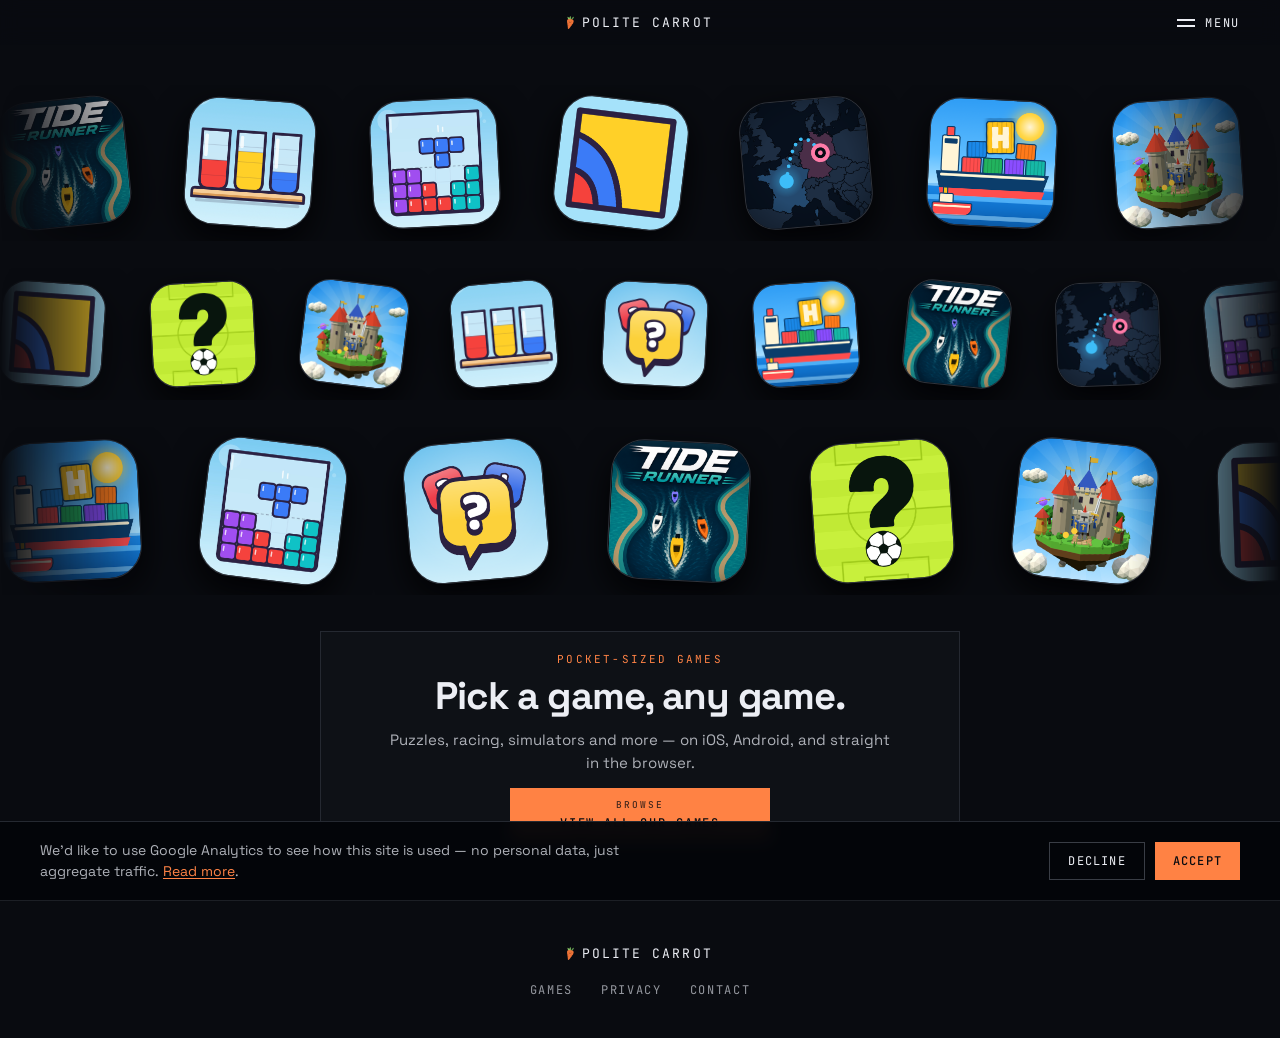
<file: index.html>
<!DOCTYPE html>
<html lang="en">
<head>
<meta charset="utf-8" />
<meta name="viewport" content="width=device-width, initial-scale=1" />
<title>Polite Carrot</title>
<meta name="description" content="Pocket-sized puzzle, racing, and simulation games — iOS, Android, and straight in the browser." />
<link rel="icon" type="image/png" sizes="32x32" href="assets/favicon-32.png" />
<link rel="icon" type="image/png" sizes="512x512" href="assets/favicon.png" />
<link rel="apple-touch-icon" href="assets/apple-touch-icon.png" />
<link rel="preconnect" href="https://fonts.googleapis.com" />
<link rel="preconnect" href="https://fonts.gstatic.com" crossorigin />
<link href="https://fonts.googleapis.com/css2?family=Space+Grotesk:wght@400;500;700&family=JetBrains+Mono:wght@400;500&display=swap" rel="stylesheet" />
<link rel="stylesheet" href="styles.css?v=29" />
<script src="analytics.js?v=2"></script>
</head>
<body>

<header class="site-header">
  <a href="/" class="logo">
    <img src="/assets/carrot-logo.png" alt="" class="logo-mark" />
    Polite Carrot
  </a>
  <button type="button" class="menu-toggle" aria-expanded="false" aria-controls="site-menu">
    <span class="menu-toggle-bars" aria-hidden="true"></span>
    <span class="menu-toggle-label">Menu</span>
  </button>
</header>

<div class="menu" id="site-menu" hidden>
  <div class="menu-backdrop" data-menu-close></div>
  <nav class="menu-panel" aria-label="Site menu">
    <button type="button" class="menu-close" data-menu-close aria-label="Close menu">Close</button>
    <a href="/games/" class="menu-heading">Games</a>
    <ul class="menu-categories">
      <li><a href="/games/?category=puzzle">Puzzle</a></li>
      <li><a href="/games/?category=racing">Racing</a></li>
      <li><a href="/games/?category=simulation">Simulation</a></li>
      <li><a href="/games/?category=strategy">Strategy</a></li>
      <li><a href="/games/?category=sports">Sports</a></li>
    </ul>
    <ul class="menu-links">
      <li><a href="/privacy/">Privacy policy</a></li>
      <li><a href="/contact/">Contact</a></li>
    </ul>
  </nav>
</div>

<main class="wall-stage">
  <div class="icon-flow" aria-hidden="true">
    <div class="flow-lane" style="--dur: 70s; --size: 128px">
      <div class="flow-track">
        <div class="flow-icon" style="--r: -6deg; --d: -0.0s"><img src="assets/tide-runner-icon.png" alt="" /></div>
        <div class="flow-icon" style="--r: 4deg; --d: -0.9s"><img src="assets/colour-jars-icon.png" alt="" /></div>
        <div class="flow-icon" style="--r: -3deg; --d: -1.8s"><img src="assets/color-block-fall-icon.png" alt="" /></div>
        <div class="flow-icon" style="--r: 7deg; --d: -2.7s"><img src="assets/color-flood-icon.png" alt="" /></div>
        <div class="flow-icon" style="--r: -5deg; --d: -3.6s"><img src="assets/border-hopper-icon.png" alt="" /></div>
        <div class="flow-icon" style="--r: 3deg; --d: -4.5s"><img src="assets/harbour-tycoon-icon.png?v=2" alt="" /></div>
        <div class="flow-icon" style="--r: -4deg; --d: -5.4s"><img src="assets/tiny-kingdom-defender-icon.png?v=2" alt="" /></div>
        <div class="flow-icon" style="--r: 6deg; --d: -6.3s"><img src="assets/endless-quiz-icon.png" alt="" /></div>
        <div class="flow-icon" style="--r: -2deg; --d: -7.2s"><img src="assets/football-all-in-one-icon.png" alt="" /></div>
        <div class="flow-icon" style="--r: -6deg; --d: -0.0s"><img src="assets/tide-runner-icon.png" alt="" /></div>
        <div class="flow-icon" style="--r: 4deg; --d: -0.9s"><img src="assets/colour-jars-icon.png" alt="" /></div>
        <div class="flow-icon" style="--r: -3deg; --d: -1.8s"><img src="assets/color-block-fall-icon.png" alt="" /></div>
        <div class="flow-icon" style="--r: 7deg; --d: -2.7s"><img src="assets/color-flood-icon.png" alt="" /></div>
        <div class="flow-icon" style="--r: -5deg; --d: -3.6s"><img src="assets/border-hopper-icon.png" alt="" /></div>
        <div class="flow-icon" style="--r: 3deg; --d: -4.5s"><img src="assets/harbour-tycoon-icon.png?v=2" alt="" /></div>
        <div class="flow-icon" style="--r: -4deg; --d: -5.4s"><img src="assets/tiny-kingdom-defender-icon.png?v=2" alt="" /></div>
        <div class="flow-icon" style="--r: 6deg; --d: -6.3s"><img src="assets/endless-quiz-icon.png" alt="" /></div>
        <div class="flow-icon" style="--r: -2deg; --d: -7.2s"><img src="assets/football-all-in-one-icon.png" alt="" /></div>
        <div class="flow-icon" style="--r: -6deg; --d: -0.0s"><img src="assets/tide-runner-icon.png" alt="" /></div>
        <div class="flow-icon" style="--r: 4deg; --d: -0.9s"><img src="assets/colour-jars-icon.png" alt="" /></div>
        <div class="flow-icon" style="--r: -3deg; --d: -1.8s"><img src="assets/color-block-fall-icon.png" alt="" /></div>
        <div class="flow-icon" style="--r: 7deg; --d: -2.7s"><img src="assets/color-flood-icon.png" alt="" /></div>
        <div class="flow-icon" style="--r: -5deg; --d: -3.6s"><img src="assets/border-hopper-icon.png" alt="" /></div>
        <div class="flow-icon" style="--r: 3deg; --d: -4.5s"><img src="assets/harbour-tycoon-icon.png?v=2" alt="" /></div>
        <div class="flow-icon" style="--r: -4deg; --d: -5.4s"><img src="assets/tiny-kingdom-defender-icon.png?v=2" alt="" /></div>
        <div class="flow-icon" style="--r: 6deg; --d: -6.3s"><img src="assets/endless-quiz-icon.png" alt="" /></div>
        <div class="flow-icon" style="--r: -2deg; --d: -7.2s"><img src="assets/football-all-in-one-icon.png" alt="" /></div>
        <div class="flow-icon" style="--r: -6deg; --d: -0.0s"><img src="assets/tide-runner-icon.png" alt="" /></div>
        <div class="flow-icon" style="--r: 4deg; --d: -0.9s"><img src="assets/colour-jars-icon.png" alt="" /></div>
        <div class="flow-icon" style="--r: -3deg; --d: -1.8s"><img src="assets/color-block-fall-icon.png" alt="" /></div>
        <div class="flow-icon" style="--r: 7deg; --d: -2.7s"><img src="assets/color-flood-icon.png" alt="" /></div>
        <div class="flow-icon" style="--r: -5deg; --d: -3.6s"><img src="assets/border-hopper-icon.png" alt="" /></div>
        <div class="flow-icon" style="--r: 3deg; --d: -4.5s"><img src="assets/harbour-tycoon-icon.png?v=2" alt="" /></div>
        <div class="flow-icon" style="--r: -4deg; --d: -5.4s"><img src="assets/tiny-kingdom-defender-icon.png?v=2" alt="" /></div>
        <div class="flow-icon" style="--r: 6deg; --d: -6.3s"><img src="assets/endless-quiz-icon.png" alt="" /></div>
        <div class="flow-icon" style="--r: -2deg; --d: -7.2s"><img src="assets/football-all-in-one-icon.png" alt="" /></div>
      </div>
    </div>
    <div class="flow-lane lane-reverse" style="--dur: 85s; --size: 104px">
      <div class="flow-track">
        <div class="flow-icon" style="--r: 4deg; --d: -0.4s"><img src="assets/color-flood-icon.png" alt="" /></div>
        <div class="flow-icon" style="--r: -3deg; --d: -1.3s"><img src="assets/football-all-in-one-icon.png" alt="" /></div>
        <div class="flow-icon" style="--r: 7deg; --d: -2.2s"><img src="assets/tiny-kingdom-defender-icon.png?v=2" alt="" /></div>
        <div class="flow-icon" style="--r: -5deg; --d: -3.1s"><img src="assets/colour-jars-icon.png" alt="" /></div>
        <div class="flow-icon" style="--r: 3deg; --d: -4.0s"><img src="assets/endless-quiz-icon.png" alt="" /></div>
        <div class="flow-icon" style="--r: -4deg; --d: -4.9s"><img src="assets/harbour-tycoon-icon.png?v=2" alt="" /></div>
        <div class="flow-icon" style="--r: 6deg; --d: -5.8s"><img src="assets/tide-runner-icon.png" alt="" /></div>
        <div class="flow-icon" style="--r: -2deg; --d: -6.7s"><img src="assets/border-hopper-icon.png" alt="" /></div>
        <div class="flow-icon" style="--r: -6deg; --d: -7.6s"><img src="assets/color-block-fall-icon.png" alt="" /></div>
        <div class="flow-icon" style="--r: 4deg; --d: -0.4s"><img src="assets/color-flood-icon.png" alt="" /></div>
        <div class="flow-icon" style="--r: -3deg; --d: -1.3s"><img src="assets/football-all-in-one-icon.png" alt="" /></div>
        <div class="flow-icon" style="--r: 7deg; --d: -2.2s"><img src="assets/tiny-kingdom-defender-icon.png?v=2" alt="" /></div>
        <div class="flow-icon" style="--r: -5deg; --d: -3.1s"><img src="assets/colour-jars-icon.png" alt="" /></div>
        <div class="flow-icon" style="--r: 3deg; --d: -4.0s"><img src="assets/endless-quiz-icon.png" alt="" /></div>
        <div class="flow-icon" style="--r: -4deg; --d: -4.9s"><img src="assets/harbour-tycoon-icon.png?v=2" alt="" /></div>
        <div class="flow-icon" style="--r: 6deg; --d: -5.8s"><img src="assets/tide-runner-icon.png" alt="" /></div>
        <div class="flow-icon" style="--r: -2deg; --d: -6.7s"><img src="assets/border-hopper-icon.png" alt="" /></div>
        <div class="flow-icon" style="--r: -6deg; --d: -7.6s"><img src="assets/color-block-fall-icon.png" alt="" /></div>
        <div class="flow-icon" style="--r: 4deg; --d: -0.4s"><img src="assets/color-flood-icon.png" alt="" /></div>
        <div class="flow-icon" style="--r: -3deg; --d: -1.3s"><img src="assets/football-all-in-one-icon.png" alt="" /></div>
        <div class="flow-icon" style="--r: 7deg; --d: -2.2s"><img src="assets/tiny-kingdom-defender-icon.png?v=2" alt="" /></div>
        <div class="flow-icon" style="--r: -5deg; --d: -3.1s"><img src="assets/colour-jars-icon.png" alt="" /></div>
        <div class="flow-icon" style="--r: 3deg; --d: -4.0s"><img src="assets/endless-quiz-icon.png" alt="" /></div>
        <div class="flow-icon" style="--r: -4deg; --d: -4.9s"><img src="assets/harbour-tycoon-icon.png?v=2" alt="" /></div>
        <div class="flow-icon" style="--r: 6deg; --d: -5.8s"><img src="assets/tide-runner-icon.png" alt="" /></div>
        <div class="flow-icon" style="--r: -2deg; --d: -6.7s"><img src="assets/border-hopper-icon.png" alt="" /></div>
        <div class="flow-icon" style="--r: -6deg; --d: -7.6s"><img src="assets/color-block-fall-icon.png" alt="" /></div>
        <div class="flow-icon" style="--r: 4deg; --d: -0.4s"><img src="assets/color-flood-icon.png" alt="" /></div>
        <div class="flow-icon" style="--r: -3deg; --d: -1.3s"><img src="assets/football-all-in-one-icon.png" alt="" /></div>
        <div class="flow-icon" style="--r: 7deg; --d: -2.2s"><img src="assets/tiny-kingdom-defender-icon.png?v=2" alt="" /></div>
        <div class="flow-icon" style="--r: -5deg; --d: -3.1s"><img src="assets/colour-jars-icon.png" alt="" /></div>
        <div class="flow-icon" style="--r: 3deg; --d: -4.0s"><img src="assets/endless-quiz-icon.png" alt="" /></div>
        <div class="flow-icon" style="--r: -4deg; --d: -4.9s"><img src="assets/harbour-tycoon-icon.png?v=2" alt="" /></div>
        <div class="flow-icon" style="--r: 6deg; --d: -5.8s"><img src="assets/tide-runner-icon.png" alt="" /></div>
        <div class="flow-icon" style="--r: -2deg; --d: -6.7s"><img src="assets/border-hopper-icon.png" alt="" /></div>
        <div class="flow-icon" style="--r: -6deg; --d: -7.6s"><img src="assets/color-block-fall-icon.png" alt="" /></div>
      </div>
    </div>
    <div class="flow-lane" style="--dur: 60s; --size: 140px">
      <div class="flow-track">
        <div class="flow-icon" style="--r: -3deg; --d: -0.8s"><img src="assets/harbour-tycoon-icon.png?v=2" alt="" /></div>
        <div class="flow-icon" style="--r: 7deg; --d: -1.7s"><img src="assets/color-block-fall-icon.png" alt="" /></div>
        <div class="flow-icon" style="--r: -5deg; --d: -2.6s"><img src="assets/endless-quiz-icon.png" alt="" /></div>
        <div class="flow-icon" style="--r: 3deg; --d: -3.5s"><img src="assets/tide-runner-icon.png" alt="" /></div>
        <div class="flow-icon" style="--r: -4deg; --d: -4.4s"><img src="assets/football-all-in-one-icon.png" alt="" /></div>
        <div class="flow-icon" style="--r: 6deg; --d: -5.3s"><img src="assets/tiny-kingdom-defender-icon.png?v=2" alt="" /></div>
        <div class="flow-icon" style="--r: -2deg; --d: -6.2s"><img src="assets/color-flood-icon.png" alt="" /></div>
        <div class="flow-icon" style="--r: -6deg; --d: -7.1s"><img src="assets/colour-jars-icon.png" alt="" /></div>
        <div class="flow-icon" style="--r: 4deg; --d: -8.0s"><img src="assets/border-hopper-icon.png" alt="" /></div>
        <div class="flow-icon" style="--r: -3deg; --d: -0.8s"><img src="assets/harbour-tycoon-icon.png?v=2" alt="" /></div>
        <div class="flow-icon" style="--r: 7deg; --d: -1.7s"><img src="assets/color-block-fall-icon.png" alt="" /></div>
        <div class="flow-icon" style="--r: -5deg; --d: -2.6s"><img src="assets/endless-quiz-icon.png" alt="" /></div>
        <div class="flow-icon" style="--r: 3deg; --d: -3.5s"><img src="assets/tide-runner-icon.png" alt="" /></div>
        <div class="flow-icon" style="--r: -4deg; --d: -4.4s"><img src="assets/football-all-in-one-icon.png" alt="" /></div>
        <div class="flow-icon" style="--r: 6deg; --d: -5.3s"><img src="assets/tiny-kingdom-defender-icon.png?v=2" alt="" /></div>
        <div class="flow-icon" style="--r: -2deg; --d: -6.2s"><img src="assets/color-flood-icon.png" alt="" /></div>
        <div class="flow-icon" style="--r: -6deg; --d: -7.1s"><img src="assets/colour-jars-icon.png" alt="" /></div>
        <div class="flow-icon" style="--r: 4deg; --d: -8.0s"><img src="assets/border-hopper-icon.png" alt="" /></div>
        <div class="flow-icon" style="--r: -3deg; --d: -0.8s"><img src="assets/harbour-tycoon-icon.png?v=2" alt="" /></div>
        <div class="flow-icon" style="--r: 7deg; --d: -1.7s"><img src="assets/color-block-fall-icon.png" alt="" /></div>
        <div class="flow-icon" style="--r: -5deg; --d: -2.6s"><img src="assets/endless-quiz-icon.png" alt="" /></div>
        <div class="flow-icon" style="--r: 3deg; --d: -3.5s"><img src="assets/tide-runner-icon.png" alt="" /></div>
        <div class="flow-icon" style="--r: -4deg; --d: -4.4s"><img src="assets/football-all-in-one-icon.png" alt="" /></div>
        <div class="flow-icon" style="--r: 6deg; --d: -5.3s"><img src="assets/tiny-kingdom-defender-icon.png?v=2" alt="" /></div>
        <div class="flow-icon" style="--r: -2deg; --d: -6.2s"><img src="assets/color-flood-icon.png" alt="" /></div>
        <div class="flow-icon" style="--r: -6deg; --d: -7.1s"><img src="assets/colour-jars-icon.png" alt="" /></div>
        <div class="flow-icon" style="--r: 4deg; --d: -8.0s"><img src="assets/border-hopper-icon.png" alt="" /></div>
        <div class="flow-icon" style="--r: -3deg; --d: -0.8s"><img src="assets/harbour-tycoon-icon.png?v=2" alt="" /></div>
        <div class="flow-icon" style="--r: 7deg; --d: -1.7s"><img src="assets/color-block-fall-icon.png" alt="" /></div>
        <div class="flow-icon" style="--r: -5deg; --d: -2.6s"><img src="assets/endless-quiz-icon.png" alt="" /></div>
        <div class="flow-icon" style="--r: 3deg; --d: -3.5s"><img src="assets/tide-runner-icon.png" alt="" /></div>
        <div class="flow-icon" style="--r: -4deg; --d: -4.4s"><img src="assets/football-all-in-one-icon.png" alt="" /></div>
        <div class="flow-icon" style="--r: 6deg; --d: -5.3s"><img src="assets/tiny-kingdom-defender-icon.png?v=2" alt="" /></div>
        <div class="flow-icon" style="--r: -2deg; --d: -6.2s"><img src="assets/color-flood-icon.png" alt="" /></div>
        <div class="flow-icon" style="--r: -6deg; --d: -7.1s"><img src="assets/colour-jars-icon.png" alt="" /></div>
        <div class="flow-icon" style="--r: 4deg; --d: -8.0s"><img src="assets/border-hopper-icon.png" alt="" /></div>
      </div>
    </div>
  </div>

  <div class="wall-info">
    <div class="wall-intro">
      <p class="card-eyebrow">Pocket-sized games</p>
      <h1>Pick a game, any game.</h1>
      <p class="card-pitch">Puzzles, racing, simulators and more — on iOS, Android, and straight in the browser.</p>
      <div class="card-links">
        <a href="games/" class="store-btn store-btn-primary wall-cta"><span class="store-sub">Browse</span><span class="store-main">View all our games</span></a>
      </div>
    </div>
  </div>
</main>

<footer class="site-footer">
  <span class="logo">
    <img src="assets/carrot-logo.png" alt="" class="logo-mark" />
    Polite Carrot
  </span>
  <nav class="nav">
    <a href="games/">Games</a>
    <a href="privacy/">Privacy</a>
    <a href="contact/">Contact</a>
  </nav>
</footer>

<script src="script.js?v=18"></script>
</body>
</html>
</file>
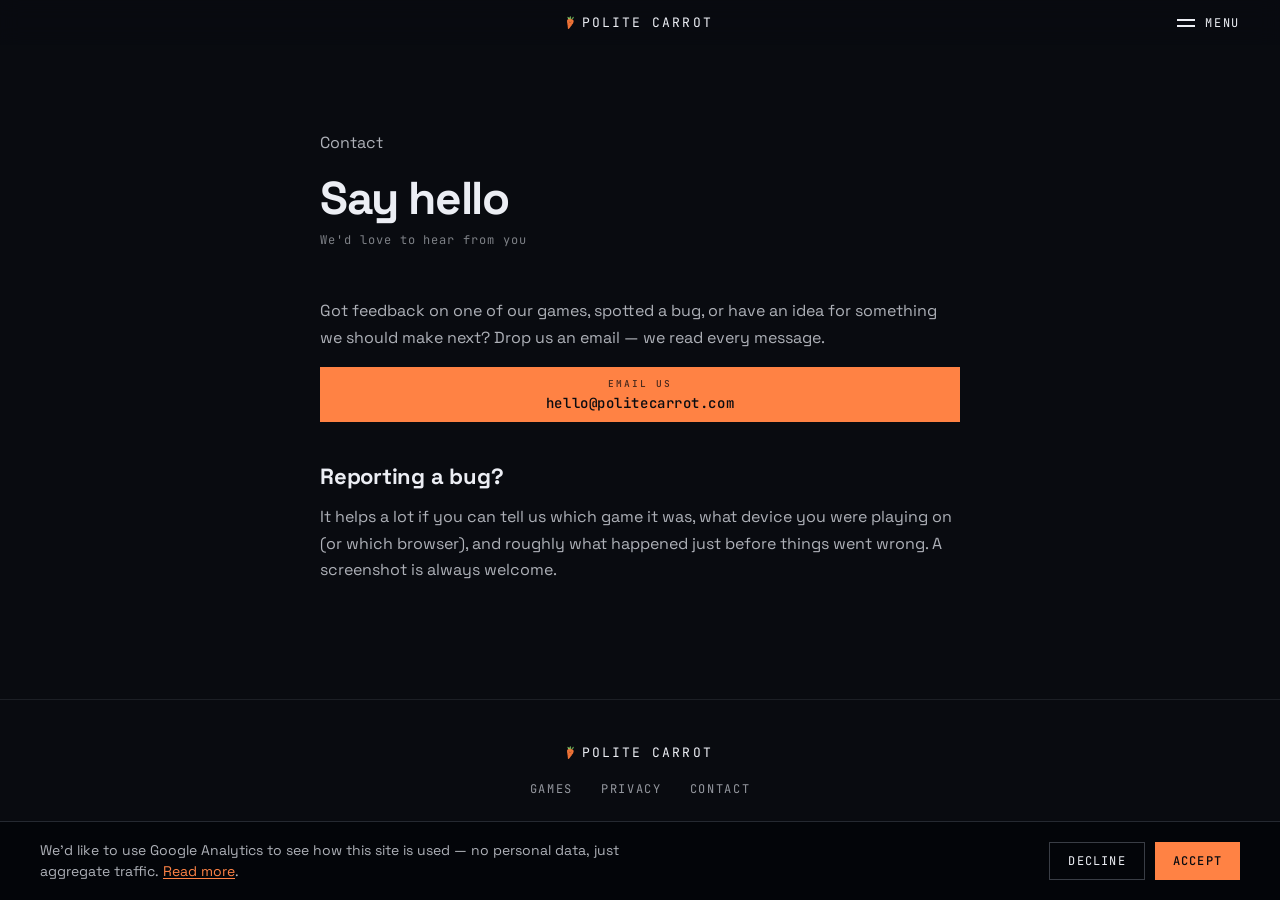
<file: contact/index.html>
<!DOCTYPE html>
<html lang="en">
<head>
<meta charset="utf-8" />
<meta name="viewport" content="width=device-width, initial-scale=1" />
<title>Contact — Polite Carrot</title>
<meta name="description" content="Get in touch with Polite Carrot — feedback, bug reports, or just to say hello." />
<link rel="icon" type="image/png" sizes="32x32" href="/assets/favicon-32.png" />
<link rel="icon" type="image/png" sizes="512x512" href="/assets/favicon.png" />
<link rel="apple-touch-icon" href="/assets/apple-touch-icon.png" />
<link rel="preconnect" href="https://fonts.googleapis.com" />
<link rel="preconnect" href="https://fonts.gstatic.com" crossorigin />
<link href="https://fonts.googleapis.com/css2?family=Space+Grotesk:wght@400;500;700&family=JetBrains+Mono:wght@400;500&display=swap" rel="stylesheet" />
<link rel="stylesheet" href="/styles.css?v=29" />
<script src="/analytics.js?v=2"></script>
</head>
<body>

<header class="site-header">
  <a href="/" class="logo">
    <img src="/assets/carrot-logo.png" alt="" class="logo-mark" />
    Polite Carrot
  </a>
  <button type="button" class="menu-toggle" aria-expanded="false" aria-controls="site-menu">
    <span class="menu-toggle-bars" aria-hidden="true"></span>
    <span class="menu-toggle-label">Menu</span>
  </button>
</header>

<div class="menu" id="site-menu" hidden>
  <div class="menu-backdrop" data-menu-close></div>
  <nav class="menu-panel" aria-label="Site menu">
    <button type="button" class="menu-close" data-menu-close aria-label="Close menu">Close</button>
    <a href="/games/" class="menu-heading">Games</a>
    <ul class="menu-categories">
      <li><a href="/games/?category=puzzle">Puzzle</a></li>
      <li><a href="/games/?category=racing">Racing</a></li>
      <li><a href="/games/?category=simulation">Simulation</a></li>
      <li><a href="/games/?category=strategy">Strategy</a></li>
      <li><a href="/games/?category=sports">Sports</a></li>
    </ul>
    <ul class="menu-links">
      <li><a href="/privacy/">Privacy policy</a></li>
      <li><a href="/contact/">Contact</a></li>
    </ul>
  </nav>
</div>

<main class="legal contact">
  <p class="eyebrow">Contact</p>
  <h1>Say hello</h1>
  <p class="legal-updated">We'd love to hear from you</p>

  <p>Got feedback on one of our games, spotted a bug, or have an idea for something we should make next? Drop us an email — we read every message.</p>

  <a class="store-btn store-btn-primary contact-email" href="mailto:hello@politecarrot.com"><span class="store-sub">Email us</span><span class="store-main">hello@politecarrot.com</span></a>

  <h2>Reporting a bug?</h2>
  <p>It helps a lot if you can tell us which game it was, what device you were playing on (or which browser), and roughly what happened just before things went wrong. A screenshot is always welcome.</p>
</main>

<footer class="site-footer">
  <span class="logo">
    <img src="/assets/carrot-logo.png" alt="" class="logo-mark" />
    Polite Carrot
  </span>
  <nav class="nav">
    <a href="/games/">Games</a>
    <a href="/privacy/">Privacy</a>
    <a href="/contact/">Contact</a>
  </nav>
</footer>

<script src="/script.js?v=18"></script>

</body>
</html>
</file>
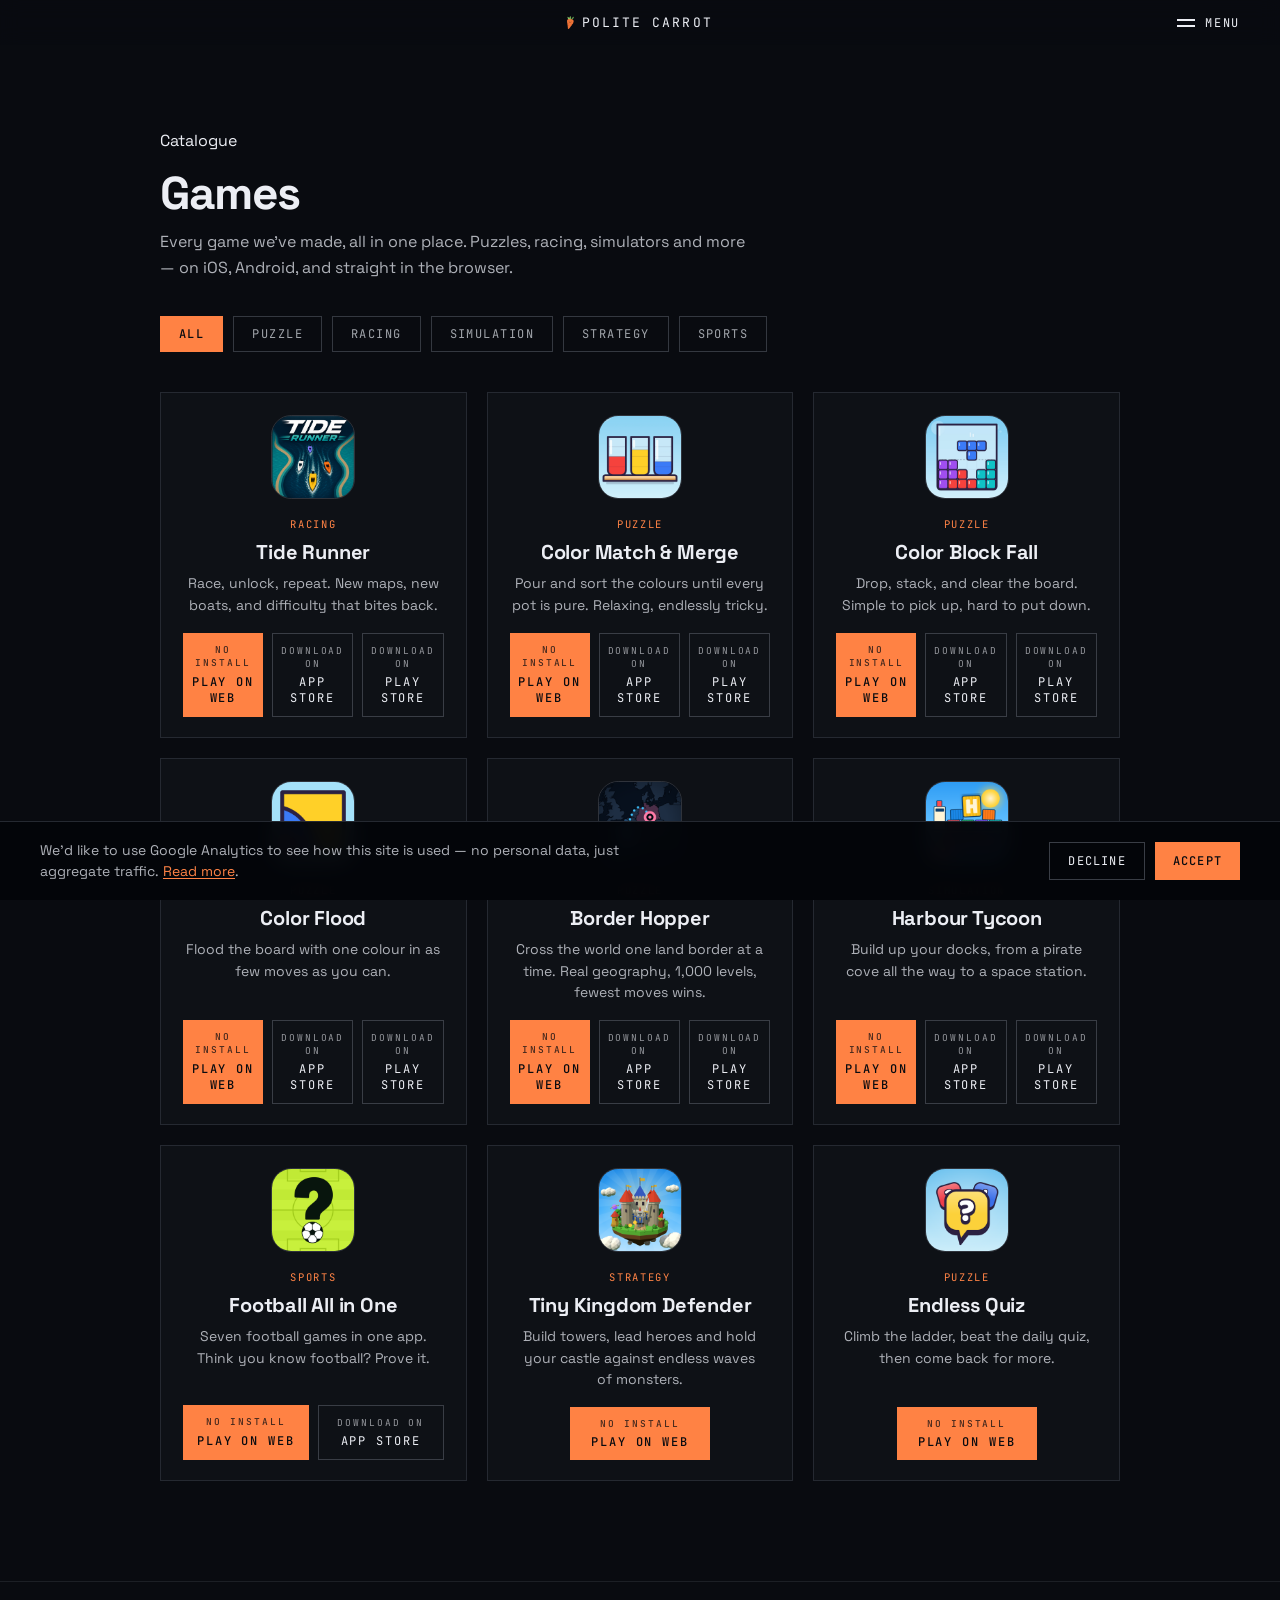
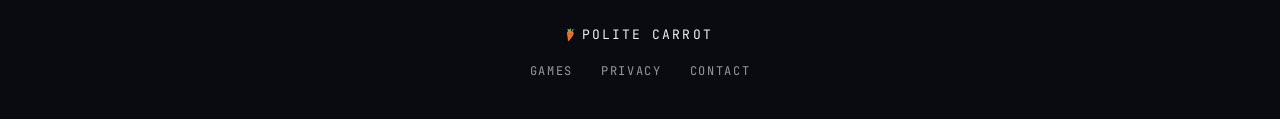
<file: games/index.html>
<!DOCTYPE html>
<html lang="en">
<head>
<meta charset="utf-8" />
<meta name="viewport" content="width=device-width, initial-scale=1" />
<title>Games — Polite Carrot</title>
<meta name="description" content="All Polite Carrot games — puzzle, racing, and simulation — for iOS, Android, and the web." />
<link rel="icon" type="image/png" sizes="32x32" href="/assets/favicon-32.png" />
<link rel="icon" type="image/png" sizes="512x512" href="/assets/favicon.png" />
<link rel="apple-touch-icon" href="/assets/apple-touch-icon.png" />
<link rel="preconnect" href="https://fonts.googleapis.com" />
<link rel="preconnect" href="https://fonts.gstatic.com" crossorigin />
<link href="https://fonts.googleapis.com/css2?family=Space+Grotesk:wght@400;500;700&family=JetBrains+Mono:wght@400;500&display=swap" rel="stylesheet" />
<link rel="stylesheet" href="/styles.css?v=29" />
<script src="/analytics.js?v=2"></script>
</head>
<body>

<header class="site-header">
  <a href="/" class="logo">
    <img src="/assets/carrot-logo.png" alt="" class="logo-mark" />
    Polite Carrot
  </a>
  <button type="button" class="menu-toggle" aria-expanded="false" aria-controls="site-menu">
    <span class="menu-toggle-bars" aria-hidden="true"></span>
    <span class="menu-toggle-label">Menu</span>
  </button>
</header>

<div class="menu" id="site-menu" hidden>
  <div class="menu-backdrop" data-menu-close></div>
  <nav class="menu-panel" aria-label="Site menu">
    <button type="button" class="menu-close" data-menu-close aria-label="Close menu">Close</button>
    <a href="/games/" class="menu-heading">Games</a>
    <ul class="menu-categories">
      <li><a href="/games/?category=puzzle">Puzzle</a></li>
      <li><a href="/games/?category=racing">Racing</a></li>
      <li><a href="/games/?category=simulation">Simulation</a></li>
      <li><a href="/games/?category=strategy">Strategy</a></li>
      <li><a href="/games/?category=sports">Sports</a></li>
    </ul>
    <ul class="menu-links">
      <li><a href="/privacy/">Privacy policy</a></li>
      <li><a href="/contact/">Contact</a></li>
    </ul>
  </nav>
</div>

<main class="games-page">
  <p class="eyebrow">Catalogue</p>
  <h1>Games</h1>
  <p class="games-page-intro">Every game we've made, all in one place. Puzzles, racing, simulators and more — on iOS, Android, and straight in the browser.</p>

  <div class="category-tabs" role="group" aria-label="Filter games by category">
    <button type="button" class="category-tab" data-category="all" aria-pressed="true">All</button>
    <button type="button" class="category-tab" data-category="puzzle" aria-pressed="false">Puzzle</button>
    <button type="button" class="category-tab" data-category="racing" aria-pressed="false">Racing</button>
    <button type="button" class="category-tab" data-category="simulation" aria-pressed="false">Simulation</button>
    <button type="button" class="category-tab" data-category="strategy" aria-pressed="false">Strategy</button>
    <button type="button" class="category-tab" data-category="sports" aria-pressed="false">Sports</button>
  </div>

  <div class="game-grid">
    <article class="game-tile" id="tide-runner" data-category="racing">
      <div class="game-tile-icon">
        <img src="/assets/tide-runner-icon.png" alt="Tide Runner app icon" />
      </div>
      <p class="game-tile-category">Racing</p>
      <h2>Tide Runner</h2>
      <p class="game-tile-pitch">Race, unlock, repeat. New maps, new boats, and difficulty that bites back.</p>
      <div class="card-links">
        <a href="https://tiderunner.politecarrot.com" target="_blank" rel="noopener" class="store-btn store-btn-primary"><span class="store-sub">No install</span><span class="store-main">Play on Web</span></a>
        <a href="https://apps.apple.com/gb/app/tide-runner/id6804190722" target="_blank" rel="noopener" class="store-btn"><span class="store-sub">Download on</span><span class="store-main">App Store</span></a>
        <a href="https://play.google.com/store/apps/details?id=com.politecarrot.tiderunner" target="_blank" rel="noopener" class="store-btn"><span class="store-sub">Download on</span><span class="store-main">Play Store</span></a>
      </div>
    </article>

    <article class="game-tile" id="color-match-merge" data-category="puzzle">
      <div class="game-tile-icon">
        <img src="/assets/colour-jars-icon.png" alt="Color Match &amp; Merge app icon" />
      </div>
      <p class="game-tile-category">Puzzle</p>
      <h2>Color Match &amp; Merge</h2>
      <p class="game-tile-pitch">Pour and sort the colours until every pot is pure. Relaxing, endlessly tricky.</p>
      <div class="card-links">
        <a href="https://colormatch.politecarrot.com" target="_blank" rel="noopener" class="store-btn store-btn-primary"><span class="store-sub">No install</span><span class="store-main">Play on Web</span></a>
        <a href="https://apps.apple.com/gb/app/color-match-merge/id6805944228" target="_blank" rel="noopener" class="store-btn"><span class="store-sub">Download on</span><span class="store-main">App Store</span></a>
        <a href="https://play.google.com/store/apps/details?id=com.politecarrot.colorjars" target="_blank" rel="noopener" class="store-btn"><span class="store-sub">Download on</span><span class="store-main">Play Store</span></a>
      </div>
    </article>

    <article class="game-tile" id="color-block-fall" data-category="puzzle">
      <div class="game-tile-icon">
        <img src="/assets/color-block-fall-icon.png" alt="Color Block Fall app icon" />
      </div>
      <p class="game-tile-category">Puzzle</p>
      <h2>Color Block Fall</h2>
      <p class="game-tile-pitch">Drop, stack, and clear the board. Simple to pick up, hard to put down.</p>
      <div class="card-links">
        <a href="https://colorblockfall.politecarrot.com" target="_blank" rel="noopener" class="store-btn store-btn-primary"><span class="store-sub">No install</span><span class="store-main">Play on Web</span></a>
        <a href="https://apps.apple.com/gb/app/color-block-fall/id6812722640" target="_blank" rel="noopener" class="store-btn"><span class="store-sub">Download on</span><span class="store-main">App Store</span></a>
        <a href="https://play.google.com/store/apps/details?id=com.politecarrot.blockpuzzle" target="_blank" rel="noopener" class="store-btn"><span class="store-sub">Download on</span><span class="store-main">Play Store</span></a>
      </div>
    </article>

    <article class="game-tile" id="color-flood" data-category="puzzle">
      <div class="game-tile-icon">
        <img src="/assets/color-flood-icon.png" alt="Color Flood app icon" />
      </div>
      <p class="game-tile-category">Puzzle</p>
      <h2>Color Flood</h2>
      <p class="game-tile-pitch">Flood the board with one colour in as few moves as you can.</p>
      <div class="card-links">
        <a href="https://colorflood.politecarrot.com" target="_blank" rel="noopener" class="store-btn store-btn-primary"><span class="store-sub">No install</span><span class="store-main">Play on Web</span></a>
        <a href="https://apps.apple.com/gb/app/color-flood-fill-the-board/id6820051967" target="_blank" rel="noopener" class="store-btn"><span class="store-sub">Download on</span><span class="store-main">App Store</span></a>
        <a href="https://play.google.com/store/apps/details?id=com.politecarrot.colorflood" target="_blank" rel="noopener" class="store-btn"><span class="store-sub">Download on</span><span class="store-main">Play Store</span></a>
      </div>
    </article>

    <article class="game-tile" id="border-hopper" data-category="puzzle">
      <div class="game-tile-icon">
        <img src="/assets/border-hopper-icon.png" alt="Border Hopper app icon" />
      </div>
      <p class="game-tile-category">Puzzle</p>
      <h2>Border Hopper</h2>
      <p class="game-tile-pitch">Cross the world one land border at a time. Real geography, 1,000 levels, fewest moves wins.</p>
      <div class="card-links">
        <a href="https://borderhopper.politecarrot.com" target="_blank" rel="noopener" class="store-btn store-btn-primary"><span class="store-sub">No install</span><span class="store-main">Play on Web</span></a>
        <a href="https://apps.apple.com/gb/app/border-hopper/id6819298304" target="_blank" rel="noopener" class="store-btn"><span class="store-sub">Download on</span><span class="store-main">App Store</span></a>
        <a href="https://play.google.com/store/apps/details?id=com.politecarrot.borderhopper" target="_blank" rel="noopener" class="store-btn"><span class="store-sub">Download on</span><span class="store-main">Play Store</span></a>
      </div>
    </article>

    <article class="game-tile" id="harbour-tycoon" data-category="simulation">
      <div class="game-tile-icon">
        <img src="/assets/harbour-tycoon-icon.png?v=2" alt="Harbour Tycoon app icon" />
      </div>
      <p class="game-tile-category">Simulation</p>
      <h2>Harbour Tycoon</h2>
      <p class="game-tile-pitch">Build up your docks, from a pirate cove all the way to a space station.</p>
      <div class="card-links">
        <a href="https://harbourtycoon.politecarrot.com" target="_blank" rel="noopener" class="store-btn store-btn-primary"><span class="store-sub">No install</span><span class="store-main">Play on Web</span></a>
        <a href="https://apps.apple.com/gb/app/harbour-tycoon/id6830715707" target="_blank" rel="noopener" class="store-btn"><span class="store-sub">Download on</span><span class="store-main">App Store</span></a>
        <a href="https://play.google.com/store/apps/details?id=com.politecarrot.harbourtycoon" target="_blank" rel="noopener" class="store-btn"><span class="store-sub">Download on</span><span class="store-main">Play Store</span></a>
      </div>
    </article>

    <article class="game-tile" id="football-all-in-one" data-category="sports">
      <div class="game-tile-icon">
        <img src="/assets/football-all-in-one-icon.png" alt="Football All in One app icon" />
      </div>
      <p class="game-tile-category">Sports</p>
      <h2>Football All in One</h2>
      <p class="game-tile-pitch">Seven football games in one app. Think you know football? Prove it.</p>
      <div class="card-links">
        <a href="https://football-all-in-one.politecarrot.com" target="_blank" rel="noopener" class="store-btn store-btn-primary"><span class="store-sub">No install</span><span class="store-main">Play on Web</span></a>
        <a href="https://apps.apple.com/gb/app/football-all-in-one/id6835952208" target="_blank" rel="noopener" class="store-btn"><span class="store-sub">Download on</span><span class="store-main">App Store</span></a>
      </div>
    </article>

    <article class="game-tile" id="tiny-kingdom-defender" data-category="strategy">
      <div class="game-tile-icon">
        <img src="/assets/tiny-kingdom-defender-icon.png?v=2" alt="Tiny Kingdom Defender app icon" />
      </div>
      <p class="game-tile-category">Strategy</p>
      <h2>Tiny Kingdom Defender</h2>
      <p class="game-tile-pitch">Build towers, lead heroes and hold your castle against endless waves of monsters.</p>
      <div class="card-links">
        <a href="https://tinykingdomdefender.politecarrot.com" target="_blank" rel="noopener" class="store-btn store-btn-primary"><span class="store-sub">No install</span><span class="store-main">Play on Web</span></a>
      </div>
    </article>

    <article class="game-tile" id="endless-quiz" data-category="puzzle">
      <div class="game-tile-icon">
        <img src="/assets/endless-quiz-icon.png" alt="Endless Quiz app icon" />
      </div>
      <p class="game-tile-category">Puzzle</p>
      <h2>Endless Quiz</h2>
      <p class="game-tile-pitch">Climb the ladder, beat the daily quiz, then come back for more.</p>
      <div class="card-links">
        <a href="https://endlessquiz.politecarrot.com" target="_blank" rel="noopener" class="store-btn store-btn-primary"><span class="store-sub">No install</span><span class="store-main">Play on Web</span></a>
      </div>
    </article>
  </div>
</main>

<footer class="site-footer">
  <span class="logo">
    <img src="/assets/carrot-logo.png" alt="" class="logo-mark" />
    Polite Carrot
  </span>
  <nav class="nav">
    <a href="/games/">Games</a>
    <a href="/privacy/">Privacy</a>
    <a href="/contact/">Contact</a>
  </nav>
</footer>

<script src="/script.js?v=18"></script>

</body>
</html>
</file>
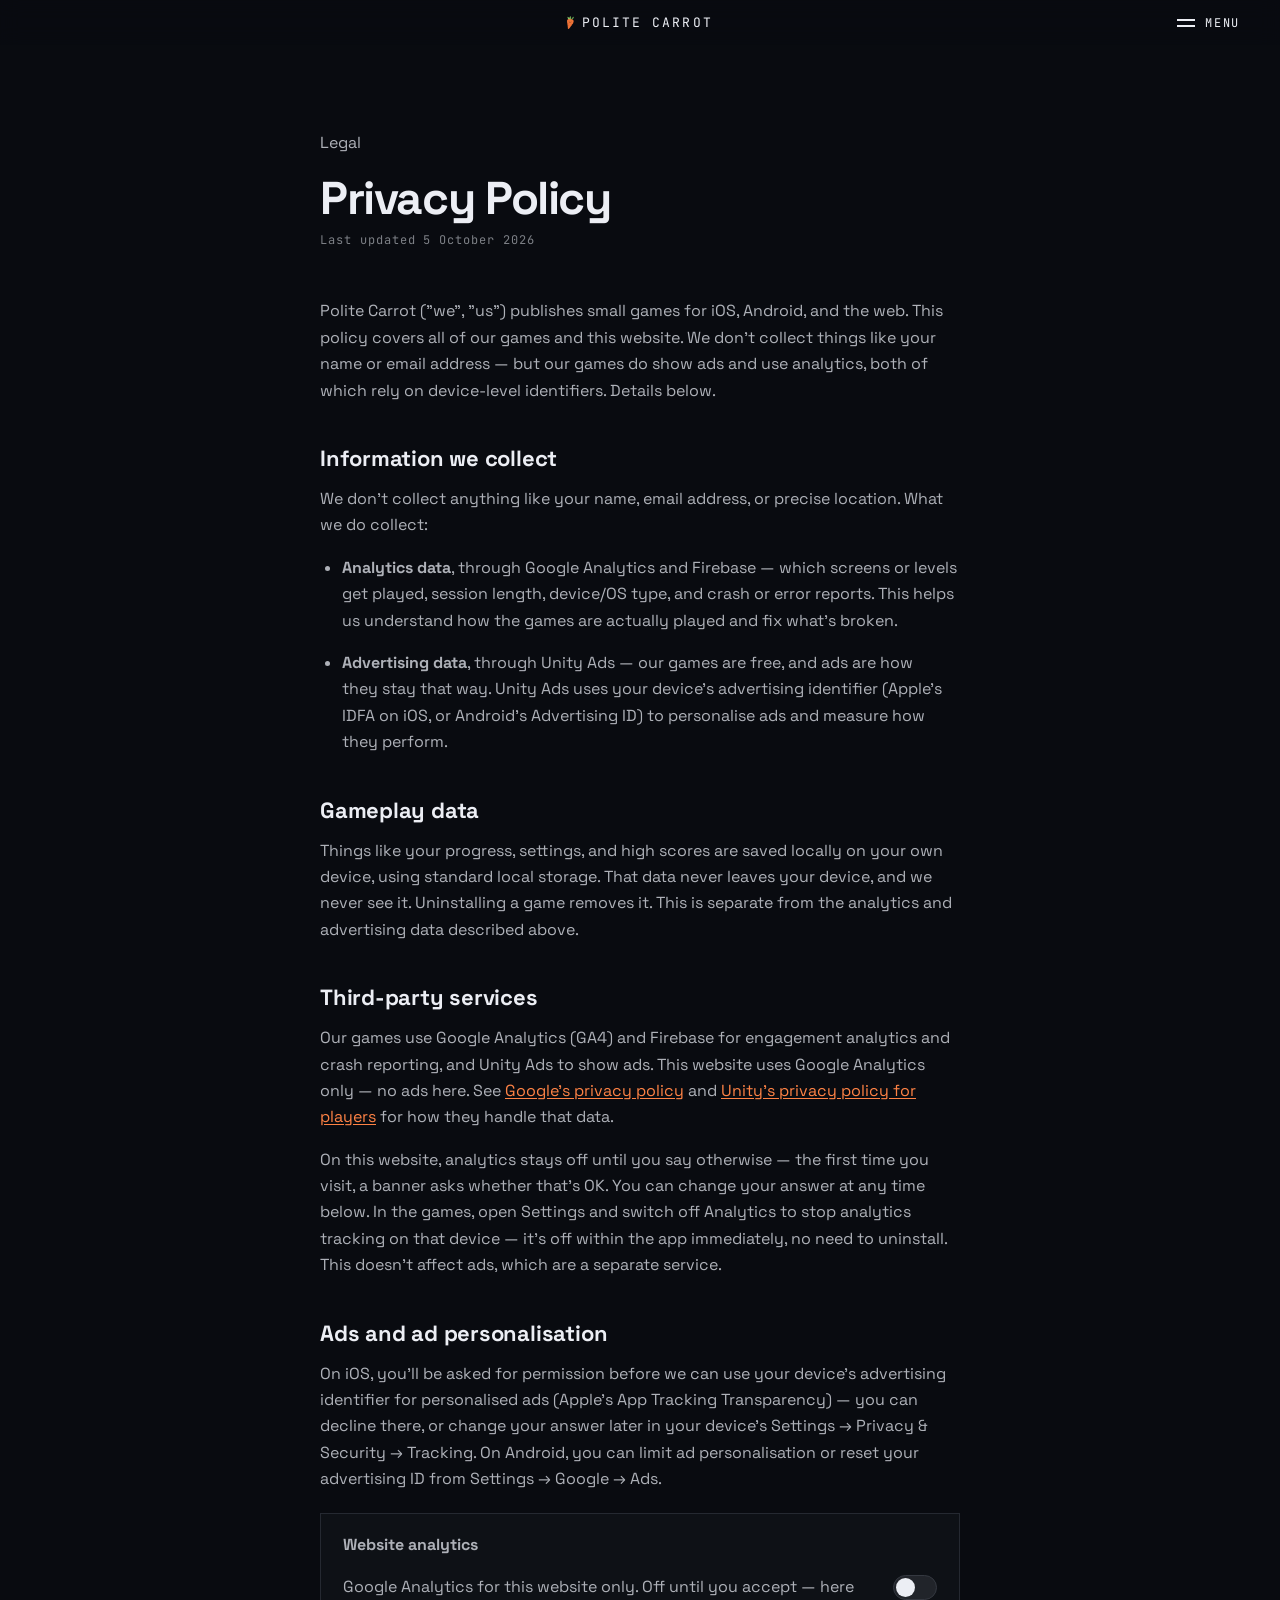
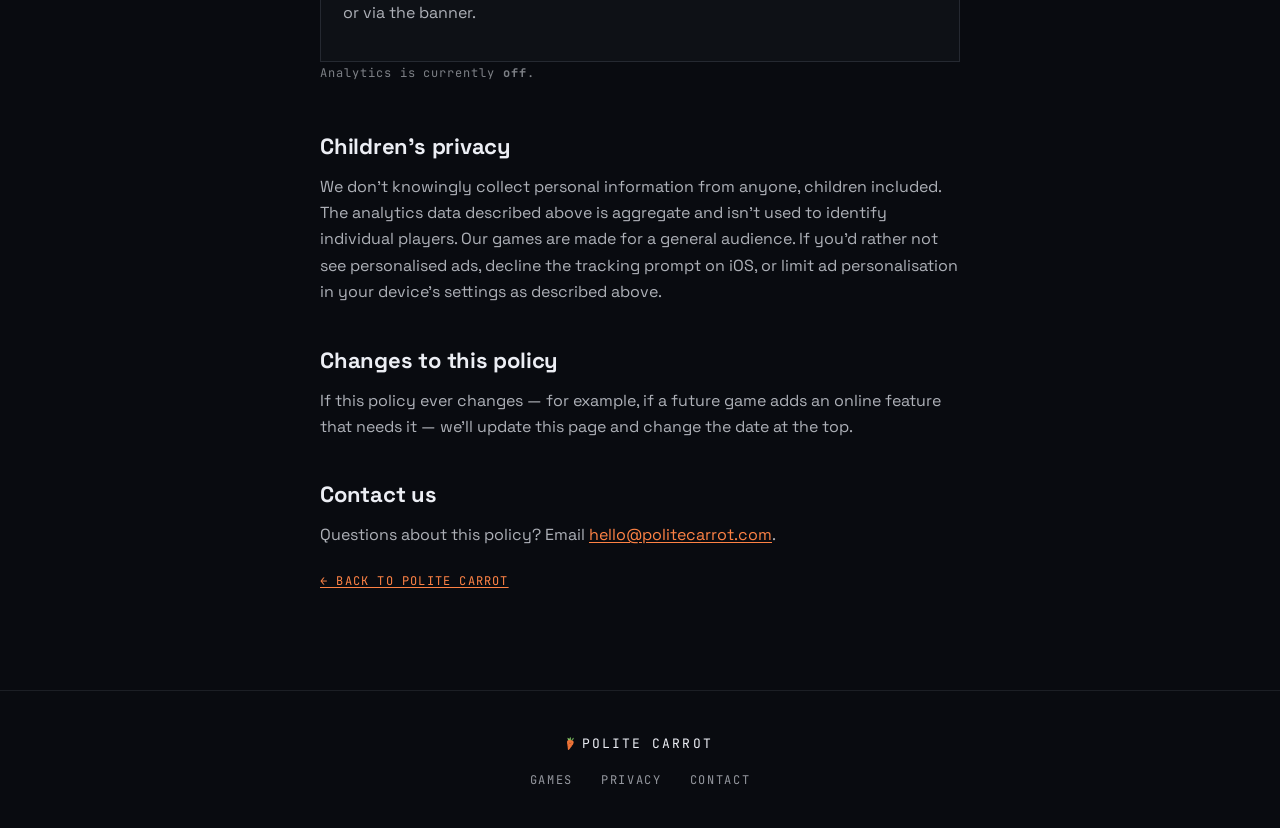
<file: privacy/index.html>
<!DOCTYPE html>
<html lang="en">
<head>
<meta charset="utf-8" />
<meta name="viewport" content="width=device-width, initial-scale=1" />
<title>Privacy Policy — Polite Carrot</title>
<meta name="description" content="Privacy policy for games published by Polite Carrot." />
<link rel="icon" type="image/png" sizes="32x32" href="/assets/favicon-32.png" />
<link rel="icon" type="image/png" sizes="512x512" href="/assets/favicon.png" />
<link rel="apple-touch-icon" href="/assets/apple-touch-icon.png" />
<link rel="preconnect" href="https://fonts.googleapis.com" />
<link rel="preconnect" href="https://fonts.gstatic.com" crossorigin />
<link href="https://fonts.googleapis.com/css2?family=Space+Grotesk:wght@400;500;700&family=JetBrains+Mono:wght@400;500&display=swap" rel="stylesheet" />
<link rel="stylesheet" href="/styles.css?v=29" />
<script src="/analytics.js?v=2"></script>
</head>
<body>

<header class="site-header">
  <a href="/" class="logo">
    <img src="/assets/carrot-logo.png" alt="" class="logo-mark" />
    Polite Carrot
  </a>
  <button type="button" class="menu-toggle" aria-expanded="false" aria-controls="site-menu">
    <span class="menu-toggle-bars" aria-hidden="true"></span>
    <span class="menu-toggle-label">Menu</span>
  </button>
</header>

<div class="menu" id="site-menu" hidden>
  <div class="menu-backdrop" data-menu-close></div>
  <nav class="menu-panel" aria-label="Site menu">
    <button type="button" class="menu-close" data-menu-close aria-label="Close menu">Close</button>
    <a href="/games/" class="menu-heading">Games</a>
    <ul class="menu-categories">
      <li><a href="/games/?category=puzzle">Puzzle</a></li>
      <li><a href="/games/?category=racing">Racing</a></li>
      <li><a href="/games/?category=simulation">Simulation</a></li>
      <li><a href="/games/?category=strategy">Strategy</a></li>
      <li><a href="/games/?category=sports">Sports</a></li>
    </ul>
    <ul class="menu-links">
      <li><a href="/privacy/">Privacy policy</a></li>
      <li><a href="/contact/">Contact</a></li>
    </ul>
  </nav>
</div>

<main class="legal">
  <p class="eyebrow">Legal</p>
  <h1>Privacy Policy</h1>
  <p class="legal-updated">Last updated 5 October 2026</p>

  <p>Polite Carrot ("we", "us") publishes small games for iOS, Android, and the web. This policy covers all of our games and this website. We don't collect things like your name or email address — but our games do show ads and use analytics, both of which rely on device-level identifiers. Details below.</p>

  <h2>Information we collect</h2>
  <p>We don't collect anything like your name, email address, or precise location. What we do collect:</p>
  <ul>
    <li><strong>Analytics data</strong>, through Google Analytics and Firebase — which screens or levels get played, session length, device/OS type, and crash or error reports. This helps us understand how the games are actually played and fix what's broken.</li>
    <li><strong>Advertising data</strong>, through Unity Ads — our games are free, and ads are how they stay that way. Unity Ads uses your device's advertising identifier (Apple's IDFA on iOS, or Android's Advertising ID) to personalise ads and measure how they perform.</li>
  </ul>

  <h2>Gameplay data</h2>
  <p>Things like your progress, settings, and high scores are saved locally on your own device, using standard local storage. That data never leaves your device, and we never see it. Uninstalling a game removes it. This is separate from the analytics and advertising data described above.</p>

  <h2>Third-party services</h2>
  <p>Our games use Google Analytics (GA4) and Firebase for engagement analytics and crash reporting, and Unity Ads to show ads. This website uses Google Analytics only — no ads here. See <a href="https://policies.google.com/privacy" target="_blank" rel="noopener">Google's privacy policy</a> and <a href="https://unity.com/legal/game-player-and-app-user-privacy-policy" target="_blank" rel="noopener">Unity's privacy policy for players</a> for how they handle that data.</p>
  <p>On this website, analytics stays off until you say otherwise — the first time you visit, a banner asks whether that's OK. You can change your answer at any time below. In the games, open Settings and switch off Analytics to stop analytics tracking on that device — it's off within the app immediately, no need to uninstall. This doesn't affect ads, which are a separate service.</p>

  <h2>Ads and ad personalisation</h2>
  <p>On iOS, you'll be asked for permission before we can use your device's advertising identifier for personalised ads (Apple's App Tracking Transparency) — you can decline there, or change your answer later in your device's Settings → Privacy &amp; Security → Tracking. On Android, you can limit ad personalisation or reset your advertising ID from Settings → Google → Ads.</p>

  <div class="analytics-toggle">
    <div>
      <p class="analytics-toggle-label">Website analytics</p>
      <p class="analytics-toggle-desc">Google Analytics for this website only. Off until you accept — here or via the banner.</p>
    </div>
    <button type="button" id="analytics-toggle" class="toggle-switch" role="switch" aria-checked="true" aria-label="Website analytics">
      <span class="toggle-knob"></span>
    </button>
  </div>
  <p id="analytics-status" class="legal-updated" style="margin-top:-8px;">Analytics is currently <strong>on</strong>.</p>

  <h2>Children's privacy</h2>
  <p>We don't knowingly collect personal information from anyone, children included. The analytics data described above is aggregate and isn't used to identify individual players. Our games are made for a general audience. If you'd rather not see personalised ads, decline the tracking prompt on iOS, or limit ad personalisation in your device's settings as described above.</p>

  <h2>Changes to this policy</h2>
  <p>If this policy ever changes — for example, if a future game adds an online feature that needs it — we'll update this page and change the date at the top.</p>

  <h2>Contact us</h2>
  <p>Questions about this policy? Email <a href="mailto:hello@politecarrot.com">hello@politecarrot.com</a>.</p>

  <a class="legal-back" href="/">&larr; Back to Polite Carrot</a>
</main>

<footer class="site-footer">
  <span class="logo">
    <img src="/assets/carrot-logo.png" alt="" class="logo-mark" />
    Polite Carrot
  </span>
  <nav class="nav">
    <a href="/games/">Games</a>
    <a href="/privacy/">Privacy</a>
    <a href="/contact/">Contact</a>
  </nav>
</footer>

<script>
(function () {
  var btn = document.getElementById("analytics-toggle");
  var status = document.getElementById("analytics-status");
  if (!btn || !status || !window.politeCarrotAnalytics) return;

  function render(on) {
    btn.setAttribute("aria-checked", on ? "true" : "false");
    status.innerHTML = "Analytics is currently <strong>" + (on ? "on" : "off") + "</strong>.";
  }

  render(politeCarrotAnalytics.isEnabled());

  btn.addEventListener("click", function () {
    var next = btn.getAttribute("aria-checked") !== "true";
    politeCarrotAnalytics.setEnabled(next);
    render(next);
  });
})();
</script>

<script src="/script.js?v=18"></script>
</body>
</html>
</file>
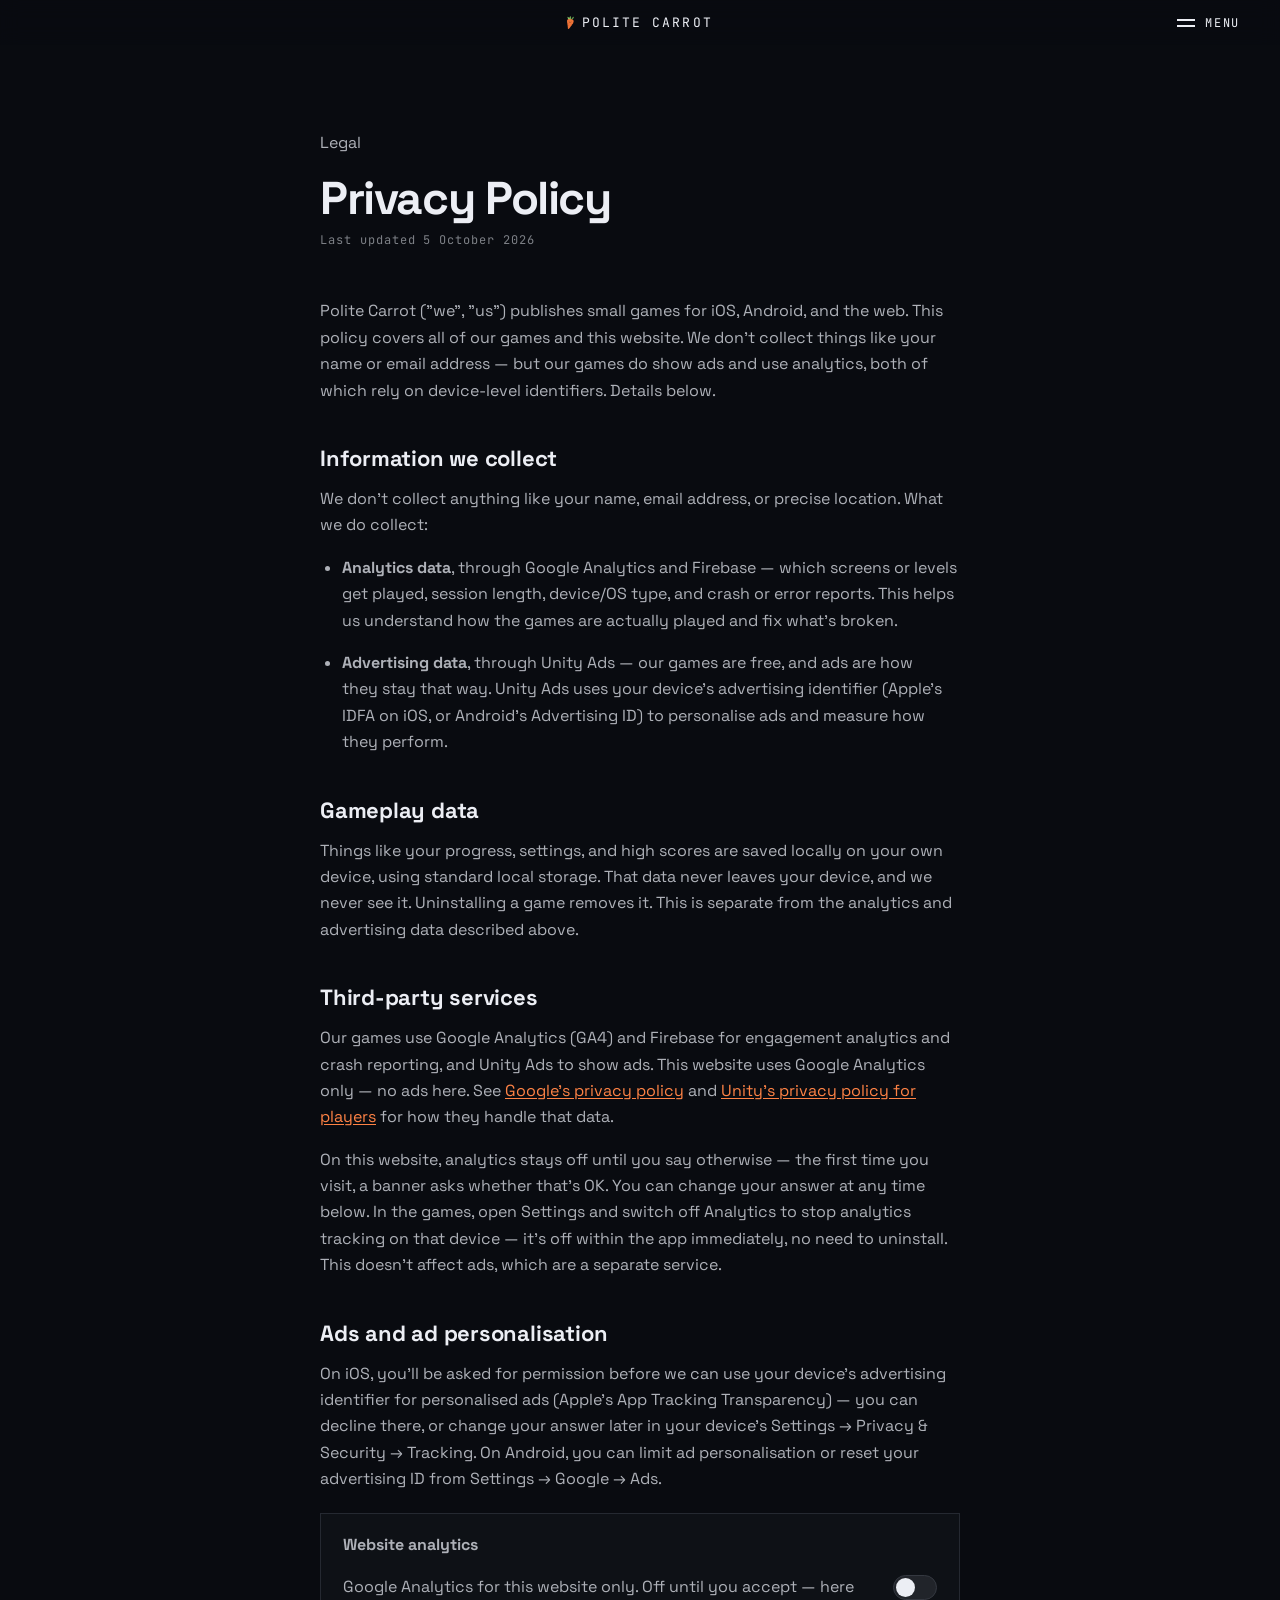
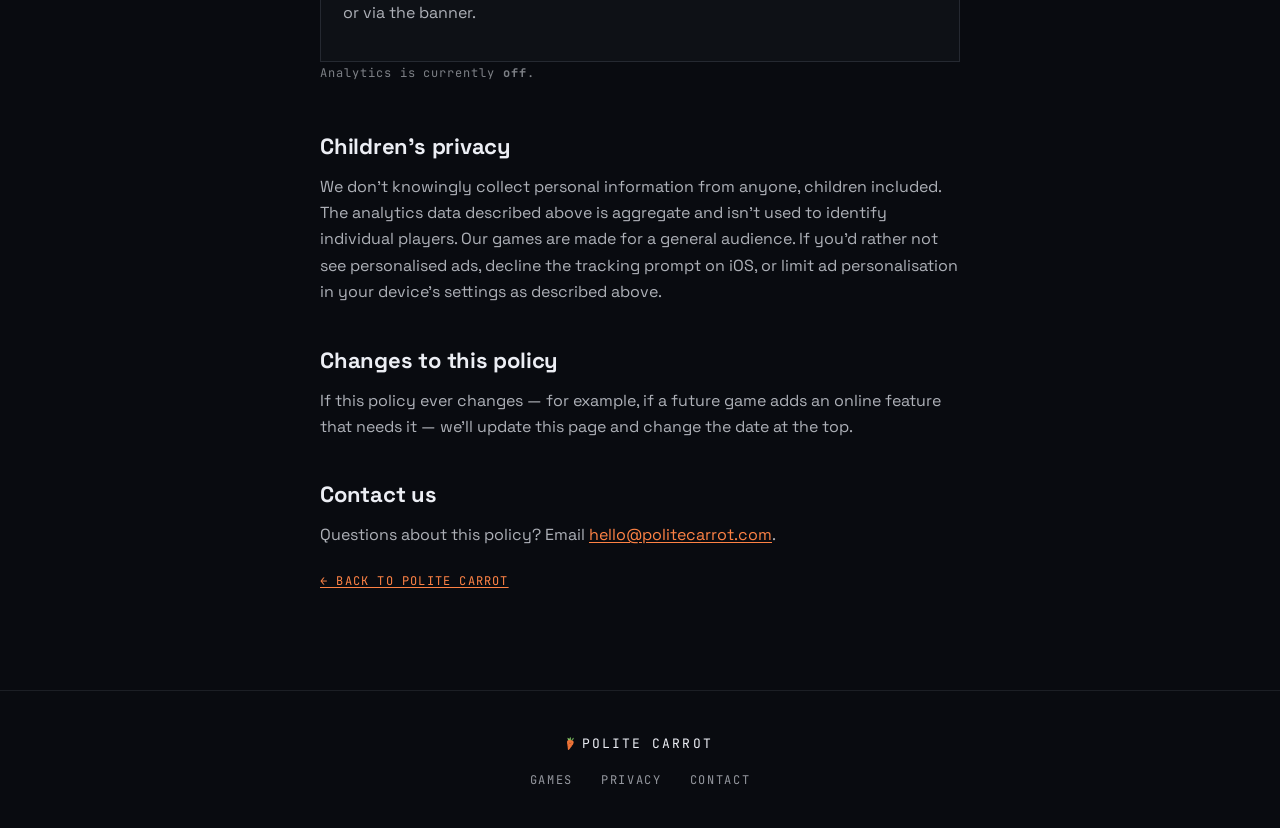
<file: privacy.html>
<!DOCTYPE html>
<html lang="en">
<head>
<meta charset="utf-8" />
<meta http-equiv="refresh" content="0; url=/privacy/" />
<link rel="canonical" href="/privacy/" />
<title>Privacy Policy — Polite Carrot</title>
<script>location.replace('/privacy/');</script>
</head>
<body>
<p>This page has moved to <a href="/privacy/">politecarrot.com/privacy/</a>.</p>
</body>
</html>
</file>
<file: styles.css>
:root {
  --bg: oklch(0.15 0.012 265);
  --fg: oklch(0.95 0.008 265);
  --accent: oklch(0.74 0.17 45);
  --accent-hover: oklch(0.86 0.12 45);
  --accent-btn-hover: oklch(0.82 0.15 45);
  --muted-1: oklch(0.76 0.01 265);
  --muted-2: oklch(0.72 0.01 265);
  --muted-3: oklch(0.68 0.01 265);
  --muted-4: oklch(0.6 0.01 265);
  --muted-5: oklch(0.58 0.01 265);
  --muted-6: oklch(0.5 0.01 265);
  --border-1: oklch(0.24 0.012 265);
  --border-2: oklch(0.26 0.012 265);
  --border-3: oklch(0.28 0.015 265);
  --border-4: oklch(0.32 0.015 265);
  --border-5: oklch(0.34 0.015 265);
  --border-6: oklch(0.36 0.015 265);
  --card-bg: oklch(0.18 0.012 265 / 0.9);
  --track-bg: oklch(0.3 0.012 265);
  --shadow: oklch(0.05 0.02 265 / 0.9);
  --gutter: 40px;
}

* {
  box-sizing: border-box;
}

html, body {
  margin: 0;
  padding: 0;
  background: var(--bg);
}

body {
  color: var(--fg);
  font-family: 'Space Grotesk', Helvetica, sans-serif;
  overflow-x: clip;
}

a {
  color: var(--accent);
  text-decoration: none;
}

a:hover {
  color: var(--accent-hover);
}

/* ---------- Header ---------- */

.site-header {
  position: fixed;
  top: 0;
  left: 0;
  right: 0;
  z-index: 60;
  display: flex;
  align-items: center;
  justify-content: center;
  padding: 14px var(--gutter);
  /* Belt-and-braces: without a cap, an oversized child (e.g. a logo image
     rendering unstyled) grows this box instead of being clipped by it. */
  max-height: 54px;
  overflow: hidden;
  /* Solid enough that page content scrolling underneath stays out of the way. */
  background: oklch(0.15 0.012 265 / 0.88);
  backdrop-filter: blur(10px);
  -webkit-backdrop-filter: blur(10px);
}

.logo {
  display: flex;
  align-items: center;
  gap: 8px;
  font-family: 'JetBrains Mono', monospace;
  font-size: 13px;
  letter-spacing: 0.16em;
  text-transform: uppercase;
  color: var(--fg);
  text-decoration: none;
}

.logo-mark {
  display: block;
  height: 1em;
  width: auto;
}

.nav {
  display: flex;
  gap: 28px;
  font-family: 'JetBrains Mono', monospace;
  font-size: 12px;
  letter-spacing: 0.14em;
  text-transform: uppercase;
}

.nav a {
  color: var(--muted-3);
}

.nav a:hover {
  color: var(--accent);
}

/* ---------- Homepage icon wall ---------- */

.wall-stage {
  position: relative;
  min-height: 100vh;
  min-height: 100svh;
  display: grid;
  /* minmax(0, 1fr) stops the very wide icon rows from stretching the
     column (and pushing the text box off-screen). */
  grid-template-columns: minmax(0, 1fr);
  grid-template-rows: 1fr auto;
  padding: 64px var(--gutter) 40px;
  overflow: hidden;
}

.icon-flow {
  display: flex;
  flex-direction: column;
  justify-content: center;
  gap: clamp(18px, 3vh, 34px);
  margin: 0 calc(var(--gutter) * -1);
  padding: 12px 0 28px;
  /* Icons fade in and out at the screen edges rather than being cut off. */
  -webkit-mask-image: linear-gradient(90deg, transparent, #000 12%, #000 88%, transparent);
  mask-image: linear-gradient(90deg, transparent, #000 12%, #000 88%, transparent);
}

.flow-lane {
  overflow: hidden;
  padding: 14px 0;
}

.flow-track {
  display: flex;
  gap: calc(var(--size) * 0.45);
  width: max-content;
  animation: flow-left var(--dur) linear infinite;
}

.lane-reverse .flow-track {
  animation-name: flow-right;
}

.flow-icon {
  flex: none;
  width: var(--size);
  aspect-ratio: 1;
  border: 1px solid var(--border-4);
  border-radius: 24%;
  overflow: hidden;
  box-shadow: 0 14px 34px var(--shadow);
  transform: rotate(var(--r));
  animation: flow-bob 5s ease-in-out infinite;
  animation-delay: var(--d);
}

.flow-icon img {
  width: 100%;
  height: 100%;
  object-fit: cover;
  display: block;
}

/* The track holds four copies of the row, so sliding it by half lands
   exactly where it started and the loop is seamless. */
@keyframes flow-left {
  from { transform: translateX(0); }
  to { transform: translateX(-50%); }
}

@keyframes flow-right {
  from { transform: translateX(-50%); }
  to { transform: translateX(0); }
}

@keyframes flow-bob {
  0%, 100% { translate: 0 0; }
  50% { translate: 0 -8px; }
}

@media (prefers-reduced-motion: reduce) {
  .flow-track,
  .flow-icon {
    animation: none;
  }
}

.wall-info {
  position: relative;
  display: grid;
  width: 100%;
  max-width: 640px;
  margin: 0 auto;
  text-align: center;
}

.wall-intro {
  border: 1px solid var(--border-3);
  background: var(--card-bg);
  padding: 20px 26px 18px;
}

.wall-intro h1 {
  font-size: clamp(26px, 3vw, 40px);
  line-height: 1.05;
  letter-spacing: -0.03em;
  font-weight: 700;
  margin: 0;
}

.store-btn.wall-cta {
  flex: 0 1 260px;
}

/* ---------- Menu ---------- */

.menu-toggle {
  position: absolute;
  right: var(--gutter);
  top: 50%;
  transform: translateY(-50%);
  display: flex;
  align-items: center;
  gap: 10px;
  padding: 6px 0;
  border: none;
  background: none;
  color: var(--fg);
  font-family: 'JetBrains Mono', monospace;
  font-size: 12px;
  letter-spacing: 0.14em;
  text-transform: uppercase;
  cursor: pointer;
}

.menu-toggle:hover {
  color: var(--accent);
}

.menu-toggle-bars,
.menu-toggle-bars::before {
  display: block;
  width: 18px;
  height: 2px;
  background: currentColor;
}

.menu-toggle-bars {
  position: relative;
  transform: translateY(-3px);
}

.menu-toggle-bars::before {
  content: '';
  position: absolute;
  top: 6px;
}

.menu {
  position: fixed;
  inset: 0;
  z-index: 100;
}

.menu[hidden] {
  display: none;
}

.menu-backdrop {
  position: absolute;
  inset: 0;
  background: oklch(0.05 0.02 265 / 0.6);
}

.menu-panel {
  position: absolute;
  top: 0;
  right: 0;
  bottom: 0;
  width: min(360px, 100%);
  overflow-y: auto;
  background: var(--bg);
  border-left: 1px solid var(--border-3);
  padding: 22px var(--gutter) 40px;
  display: flex;
  flex-direction: column;
}

.menu-close {
  align-self: flex-end;
  margin-bottom: 28px;
  padding: 6px 0;
  border: none;
  background: none;
  color: var(--muted-3);
  font-family: 'JetBrains Mono', monospace;
  font-size: 12px;
  letter-spacing: 0.14em;
  text-transform: uppercase;
  cursor: pointer;
}

.menu-close:hover {
  color: var(--accent);
}

.menu-categories,
.menu-links {
  list-style: none;
  margin: 0;
  padding: 0;
}

.menu-heading {
  display: block;
  padding: 8px 0;
  color: var(--fg);
  font-size: 22px;
  font-weight: 700;
  letter-spacing: -0.01em;
}

.menu-heading:hover {
  color: var(--accent);
}

.menu-categories {
  margin: 4px 0 0;
  padding-left: 14px;
  border-left: 1px solid var(--border-3);
}

.menu-categories a {
  display: block;
  padding: 7px 0;
  color: var(--muted-2);
  font-family: 'JetBrains Mono', monospace;
  font-size: 13px;
  letter-spacing: 0.12em;
  text-transform: uppercase;
}

.menu-categories a:hover {
  color: var(--accent);
}

.menu-links {
  margin-top: 32px;
  padding-top: 24px;
  border-top: 1px solid var(--border-1);
}

.menu-links a {
  display: block;
  padding: 8px 0;
  color: var(--fg);
  font-size: 17px;
  font-weight: 500;
}

.menu-links a:hover {
  color: var(--accent);
}

.menu-open {
  overflow: hidden;
}

/* ---------- Contact ---------- */

.contact-email {
  display: inline-grid;
  margin: 8px 0 24px;
  padding: 14px 22px;
  text-decoration: none !important;
}

.contact-email .store-main {
  font-size: 14px;
  text-transform: none;
  letter-spacing: 0.04em;
}

.art-placeholder {
  width: 100%;
  height: 100%;
  display: flex;
  align-items: center;
  justify-content: center;
  text-align: center;
  padding: 10%;
  background: linear-gradient(160deg, oklch(0.21 0.014 265), oklch(0.16 0.012 265));
  color: var(--muted-6);
  font-family: 'JetBrains Mono', monospace;
  font-size: 11px;
  letter-spacing: 0.06em;
  text-transform: uppercase;
  line-height: 1.5;
}

.card-eyebrow {
  font-family: 'JetBrains Mono', monospace;
  font-size: 11px;
  letter-spacing: 0.2em;
  text-transform: uppercase;
  color: var(--accent);
  margin: 0 0 10px;
}

.card-pitch {
  font-size: 15px;
  line-height: 1.55;
  color: var(--muted-1);
  margin: 11px auto 0;
  max-width: 50ch;
  text-wrap: pretty;
}

.card-links {
  display: flex;
  justify-content: center;
  gap: 9px;
  margin-top: 14px;
}

.store-btn {
  display: grid;
  gap: 4px;
  justify-items: center;
  flex: 0 1 170px;
  border: 1px solid var(--border-6);
  color: var(--fg);
  padding: 10px 8px;
  font-family: 'JetBrains Mono', monospace;
  letter-spacing: 0.12em;
  text-transform: uppercase;
}

.store-btn:hover {
  border-color: var(--accent);
  color: var(--accent);
}

.store-btn-primary {
  background: var(--accent);
  color: var(--bg);
  border: none;
  font-weight: 500;
}

.store-btn-primary:hover {
  background: var(--accent-btn-hover);
  color: var(--bg);
}

.store-sub {
  font-size: 9.5px;
  opacity: 0.6;
}

.store-btn-primary .store-sub {
  opacity: 0.75;
}

.store-main {
  font-size: 12px;
}

/* ---------- Small screens ---------- */

@media (max-width: 640px) {
  :root {
    --gutter: 20px;
  }

  .site-header {
    padding: 12px var(--gutter);
  }

  .card-links {
    gap: 6px;
  }

  .store-btn {
    padding: 8px 4px;
  }

  .store-sub {
    font-size: 8px;
  }

  .store-main {
    font-size: 10.5px;
  }

  .wall-stage {
    padding-top: 56px;
  }

  .flow-lane {
    --size: 84px !important;
  }
}

/* ---------- Legal pages ---------- */

.legal {
  max-width: 720px;
  margin: 0 auto;
  padding: 130px var(--gutter) 100px;
}

.legal .eyebrow {
  margin: 0 0 18px;
}

.legal h1 {
  font-size: clamp(30px, 4vw, 46px);
  line-height: 1.05;
  letter-spacing: -0.03em;
  font-weight: 700;
  margin: 0 0 8px;
}

.legal .legal-updated {
  font-family: 'JetBrains Mono', monospace;
  font-size: 12px;
  letter-spacing: 0.08em;
  color: var(--muted-4);
  margin: 0 0 48px;
}

.legal h2 {
  font-size: 22px;
  letter-spacing: -0.01em;
  font-weight: 700;
  margin: 40px 0 14px;
}

.legal p,
.legal li {
  font-size: 16px;
  line-height: 1.65;
  color: var(--muted-1);
  margin: 0 0 16px;
  text-wrap: pretty;
}

.legal ul {
  margin: 0 0 16px;
  padding-left: 22px;
}

.legal a {
  text-decoration: underline;
  text-underline-offset: 2px;
}

.legal-back {
  display: inline-block;
  margin-top: 8px;
  font-family: 'JetBrains Mono', monospace;
  font-size: 12px;
  letter-spacing: 0.1em;
  text-transform: uppercase;
}

.analytics-toggle {
  display: flex;
  align-items: center;
  justify-content: space-between;
  gap: 20px;
  border: 1px solid var(--border-3);
  background: var(--card-bg);
  padding: 18px 22px;
  margin: 20px 0 10px;
}

.analytics-toggle-label {
  font-size: 16px;
  font-weight: 700;
  color: var(--fg);
  margin: 0 0 4px;
}

.analytics-toggle-desc {
  font-size: 14px;
  line-height: 1.5;
  color: var(--muted-3);
  margin: 0;
}

.toggle-switch {
  position: relative;
  flex-shrink: 0;
  width: 44px;
  height: 25px;
  padding: 0;
  border: 1px solid var(--border-5);
  border-radius: 999px;
  background: var(--border-2);
  cursor: pointer;
}

.toggle-switch[aria-checked="true"] {
  background: var(--accent);
  border-color: var(--accent);
}

.toggle-knob {
  position: absolute;
  top: 2px;
  left: 2px;
  width: 19px;
  height: 19px;
  border-radius: 50%;
  background: var(--fg);
  transition: transform 0.15s ease;
}

.toggle-switch[aria-checked="true"] .toggle-knob {
  transform: translateX(19px);
  background: var(--bg);
}

/* ---------- Consent banner ---------- */

.consent-banner {
  position: fixed;
  left: 0;
  right: 0;
  bottom: 0;
  z-index: 80;
  display: flex;
  flex-wrap: wrap;
  align-items: center;
  justify-content: space-between;
  gap: 16px;
  padding: 18px var(--gutter);
  background: oklch(0.12 0.012 265 / 0.97);
  border-top: 1px solid var(--border-3);
  backdrop-filter: blur(8px);
}

.consent-text {
  margin: 0;
  max-width: 640px;
  font-size: 14px;
  line-height: 1.5;
  color: var(--muted-1);
}

.consent-text a {
  text-decoration: underline;
  text-underline-offset: 2px;
}

.consent-actions {
  display: flex;
  gap: 10px;
  flex-shrink: 0;
}

.consent-btn {
  border: 1px solid var(--border-6);
  background: transparent;
  color: var(--fg);
  padding: 10px 18px;
  font-family: 'JetBrains Mono', monospace;
  font-size: 12px;
  letter-spacing: 0.1em;
  text-transform: uppercase;
  cursor: pointer;
}

.consent-btn:hover {
  border-color: var(--accent);
  color: var(--accent);
}

.consent-btn-primary {
  background: var(--accent);
  color: var(--bg);
  border: none;
  font-weight: 500;
}

.consent-btn-primary:hover {
  background: var(--accent-btn-hover);
  color: var(--bg);
}

/* ---------- Footer ---------- */

.site-footer {
  border-top: 1px solid var(--border-1);
  padding: 44px var(--gutter) 40px;
  display: flex;
  flex-direction: column;
  align-items: center;
  gap: 20px;
}

/* ---------- Games catalogue ---------- */

.games-page {
  max-width: 1040px;
  margin: 0 auto;
  padding: 130px var(--gutter) 100px;
}

.games-page .eyebrow {
  margin: 0 0 18px;
}

.games-page h1 {
  font-size: clamp(30px, 4vw, 46px);
  line-height: 1.05;
  letter-spacing: -0.03em;
  font-weight: 700;
  margin: 0 0 12px;
}

.games-page-intro {
  font-size: 16px;
  line-height: 1.6;
  color: var(--muted-1);
  max-width: 60ch;
  margin: 0 0 36px;
  text-wrap: pretty;
}

.category-tabs {
  display: flex;
  flex-wrap: wrap;
  gap: 10px;
  margin-bottom: 40px;
}

.category-tab {
  border: 1px solid var(--border-5);
  background: transparent;
  color: var(--muted-2);
  padding: 9px 18px;
  font-family: 'JetBrains Mono', monospace;
  font-size: 12px;
  letter-spacing: 0.12em;
  text-transform: uppercase;
  cursor: pointer;
}

.category-tab:hover {
  border-color: var(--accent);
  color: var(--accent);
}

.category-tab[aria-pressed="true"] {
  background: var(--accent);
  border-color: var(--accent);
  color: var(--bg);
  font-weight: 500;
}

.game-grid {
  display: grid;
  grid-template-columns: repeat(auto-fill, minmax(260px, 1fr));
  gap: 20px;
}

.game-tile {
  border: 1px solid var(--border-3);
  background: var(--card-bg);
  padding: 22px 22px 20px;
  display: flex;
  flex-direction: column;
  align-items: center;
  text-align: center;
}

/* Same specificity as .game-tile's own "display: flex", so without this the
   [hidden] attribute the filter script sets has no visual effect at all —
   .game-tile's rule wins the cascade just by coming later in the file. */
.game-tile {
  scroll-margin-top: 80px;
}

.game-tile:target {
  border-color: var(--accent);
}

.game-tile[hidden] {
  display: none;
}

.game-tile-icon {
  width: 84px;
  height: 84px;
  border-radius: 24%;
  overflow: hidden;
  border: 1px solid var(--border-4);
  margin-bottom: 18px;
}

.game-tile-icon img {
  width: 100%;
  height: 100%;
  object-fit: cover;
  display: block;
}

.game-tile-icon.art-placeholder {
  padding: 8%;
  font-size: 9px;
}

.game-tile-category {
  font-family: 'JetBrains Mono', monospace;
  font-size: 10.5px;
  letter-spacing: 0.16em;
  text-transform: uppercase;
  color: var(--accent);
  margin: 0 0 8px;
}

.game-tile h2 {
  font-size: 20px;
  letter-spacing: -0.01em;
  font-weight: 700;
  margin: 0 0 8px;
}

.game-tile-pitch {
  font-size: 14px;
  line-height: 1.55;
  color: var(--muted-1);
  margin: 0 0 16px;
  flex-grow: 1;
  text-wrap: pretty;
}

.game-tile .card-links {
  justify-content: center;
  align-self: stretch;
  margin-top: 0;
}

.game-tile .store-btn {
  flex: 0 1 140px;
}
</file>
